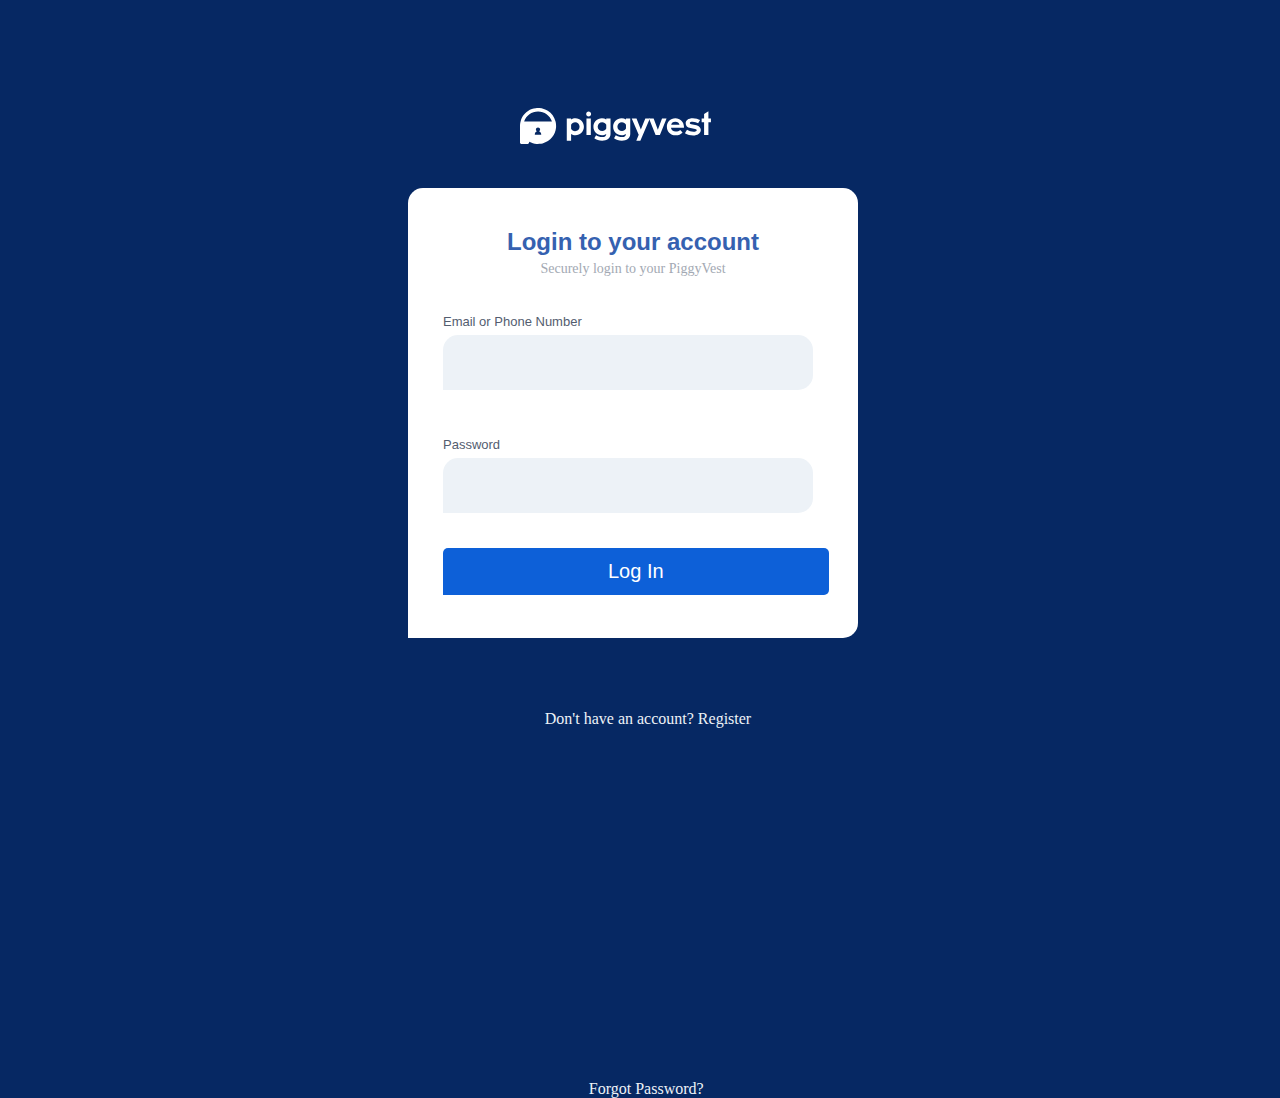
<file: index.html>
<!DOCTYPE html>
<html lang="en">
<head>
    <meta charset="UTF-8">
    <meta name="viewport" content="width=device-width, initial-scale=1.0">
    <title>piggyvest</title>
    <link rel="stylesheet" href="style.css">
</head>
<body>
    <img src="image/piggyvest image/piggyvest-logo.0b78a8fa.svg" alt="">
    <div class="box">
        <h2>Login to your account</h2>
        <p >Securely login to your PiggyVest</p>

        <label for="email">Email or Phone Number</label><br>
        <input type="email" type="tel">
        <br>
        <label for="pass">Password</label><br>
        <input type="password">
        <br>
        <a href=""><button>Log In</button></a>
    </div>

    <div class="end">
        <a href="#" class="list2">Don't have an account? Register</a>
        <a href="#" class="list">Forgot Password?</a>
    </div>
</body>
</html>
</file>
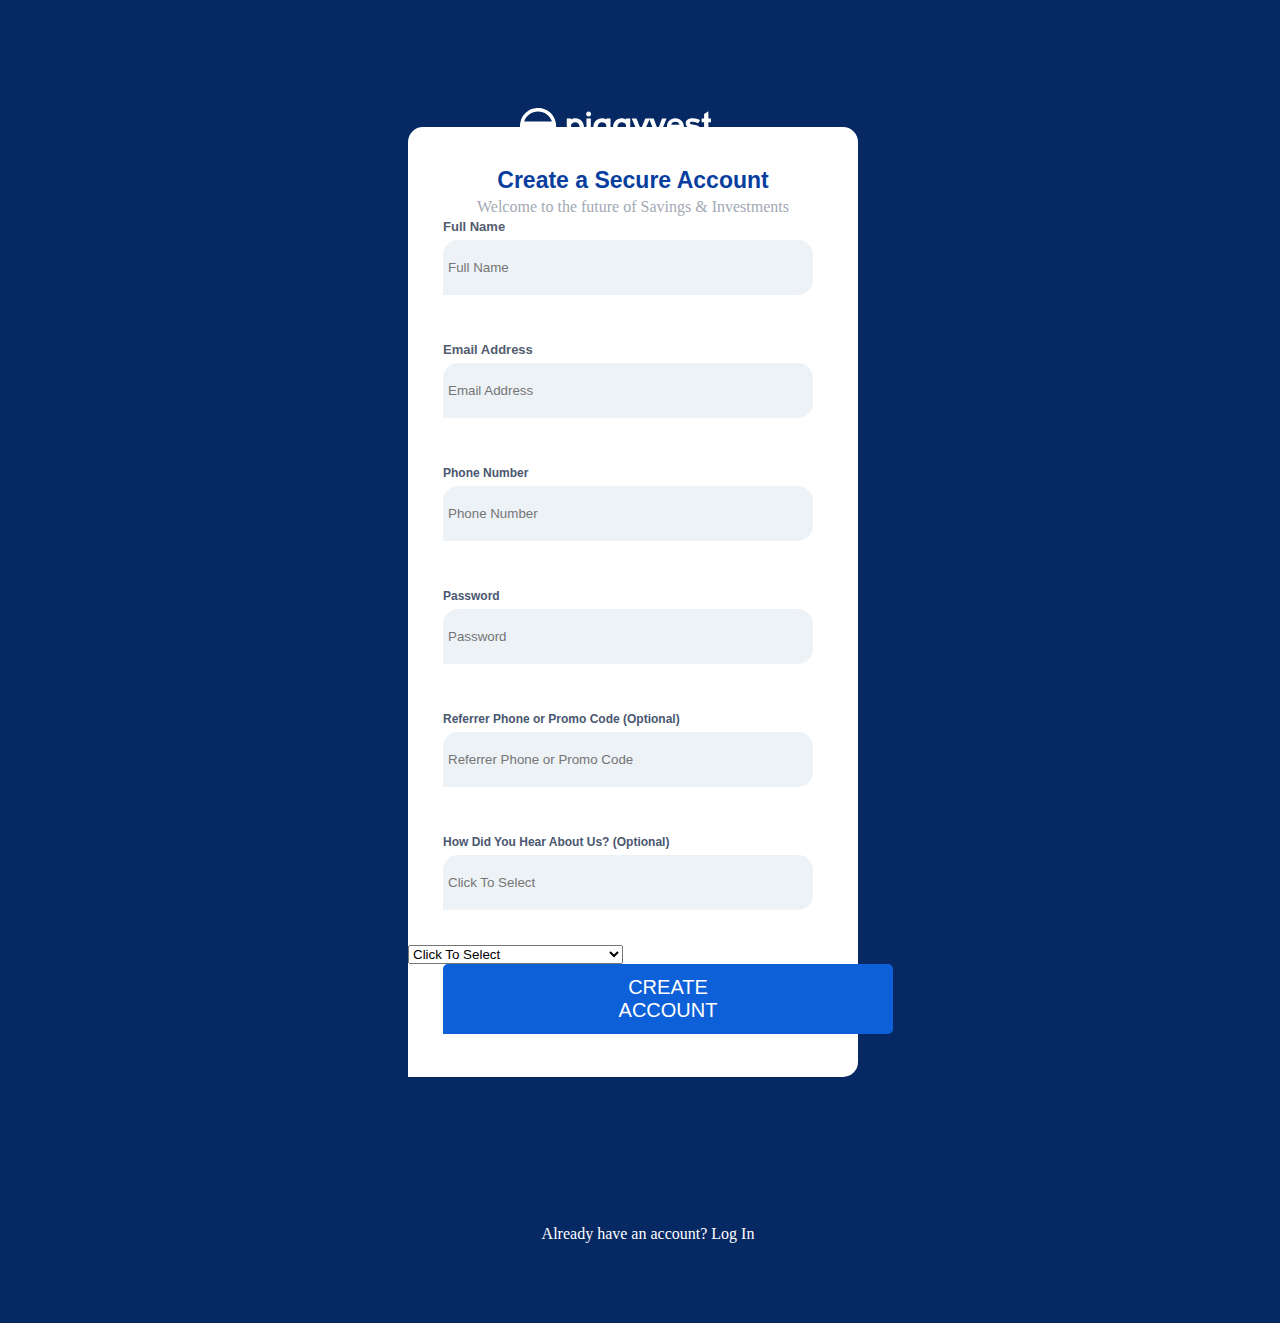
<file: index1.html>
<!DOCTYPE html>
<html lang="en">
<head>
    <meta charset="UTF-8">
    <meta name="viewport" content="width=device-width, initial-scale=1.0">
    <title>Document</title>
    <link rel="stylesheet" href="style.css">
</head>
<body>
    <img src="image/piggyvest image/piggyvest-logo.0b78a8fa.svg" alt="">

    <div class="main-box">

        <div class="heading">
            <h2>Create a Secure Account</h2>
            <p>Welcome to the future of Savings & Investments</p>
        </div>
        <form action="">
            <div class="name">
            <label for="Name"><b>Full Name</b></label>
            <input type="text" id="name" name="name" placeholder="Full Name">
            </div>
            
            <div class="email">
            <label for="email"><b>Email Address</b></label>
            <input type="email" id="mail" name="email" placeholder="Email Address">
            </div>

            <div class="phone">
            <label for="Number"><b>Phone Number</b></label>
            <input type="tel" id="Number" name="number" placeholder="Phone Number">
            </div>

            <div class="password">
            <label for="password"><b>Password</b></label>
            <input type="password" id="password" name="password" placeholder="Password">
            </div>

            <div class="optional">
            <label for="refer"><b>Referrer Phone or Promo Code (Optional)</b></label>
            <input type="text" type="tel" id="optional" name="optional" placeholder="Referrer Phone or Promo Code">
            </div>

            <div class="fo">
                <label for="optional"><b>How Did You Hear About Us? (Optional)</b></label>
                <input type="text" id="optional" name="optional" placeholder="Click To Select">
                <select name="" id="">
                    <option value="1">Click To Select</option>
                    <option value="1">Facebook</option>
                    <option value="1">Twitter</option>
                    <option value="1">Instagram</option>
                    <option value="1">Friend/Family/Coworker Referral</option>
                    <option value="1">Google search</option>
                    <option value="1">Google playstore</option>
                    <option value="1">Online Blog</option>
                    <option value="1">Local Newspaper</option>
                    <option value="1">At an event</option>
                    <option value="1">Other</option>
                </select>
            </div>

            <button>CREATE ACCOUNT</button>
        </form>

    </div>

    <div class="end">
        <p>Already have an account? Log In</p>
    </div>
</body>
</html>
</file>
<file: style.css>
body{
    background-color: #062863;
    height: 100%;
    width: 100%;
}

.box{
    width: 450px;
    height: 450px;
    background-color: #ffffff;
    position: relative; left: 400px; top: 120px;
    border-top-right-radius: 15px;
    border-bottom-right-radius: 15px;
    border-top-left-radius: 15px;
}

h2{
    text-align: center;
    position: relative; top: 40px;
    font-family: sans-serif;
    color: #3561b0;
}

.box > p{
    text-align: center;
    margin-bottom: 50px;
    font-size: 14px;
    position: relative; top: 25px;
    color: #a3a9b3;
}

label{
    position: relative; left: 35px; top: 10px;
    font-size: 13px;
    font-family: sans-serif;
    font-weight: 20px;
    color: #535d6f;
}

input{
    margin-bottom: 50px;
    border-top-right-radius: 15px;
    border-bottom-right-radius: 15px;
    border-top-left-radius: 15px;
    border: none;
    background-color: #edf2f7;
    outline: none;
    width: 360px;
    margin-left: 35px;
    padding: 5px;
    height: 45px;
    position: relative; top: 15px;
}

button{
    position: relative; left: 35px;
    padding: 12px 165px;
    background-color: #0d60d8;
    border-top-right-radius: 5px;
    border-bottom-right-radius: 5px;
    border-top-left-radius: 5px;
    outline: none;
    border: none;
    color: #ffffff;
    font-size: 20px;
    font-family: sans-serif;
}
button:hover{
    background-color:   #062863;
}
.end{
    display: flex;
    flex-direction: column;
   margin-top: 15%;
   text-align: center;
   margin-bottom: 5%;
   color: #ffffff;
}

.list2{
    text-decoration: none;
    color: #edf2f7;
    position: relative;
}


.list2:hover{
    color: #a3a9b3;
}    

.list:hover{
    color: #a3a9b3;
}    

.list {
    position: absolute;
    left: 46%;
    top: 120%;
    color: #edf2f7;
    text-decoration: none;
}
img{
    position: relative; left: 40%; top: 100px;
}


.main-box{
    width: 450px;
    height: 950px;
    background-color: #ffffff;
    position: relative; left: 400px; top: 60px;
    border-top-right-radius: 15px;
    border-bottom-right-radius: 15px;
    border-top-left-radius: 15px;
}

.heading h2{
    font-size: 23px;
    font-family: sans-serif;
    color: #083e9e;
}

.heading p{
    text-align: center;
    font-size: 16px;
    position: relative; top: 25px;
    color: #a3a9b3;
    font-weight: 2px;
}

.name label .email label, .phone label, .password label, .optional label, .fo label{
    color:  #4a5770;
    font-size: 12px;
    font-family: sans-serif;
}
</file>
